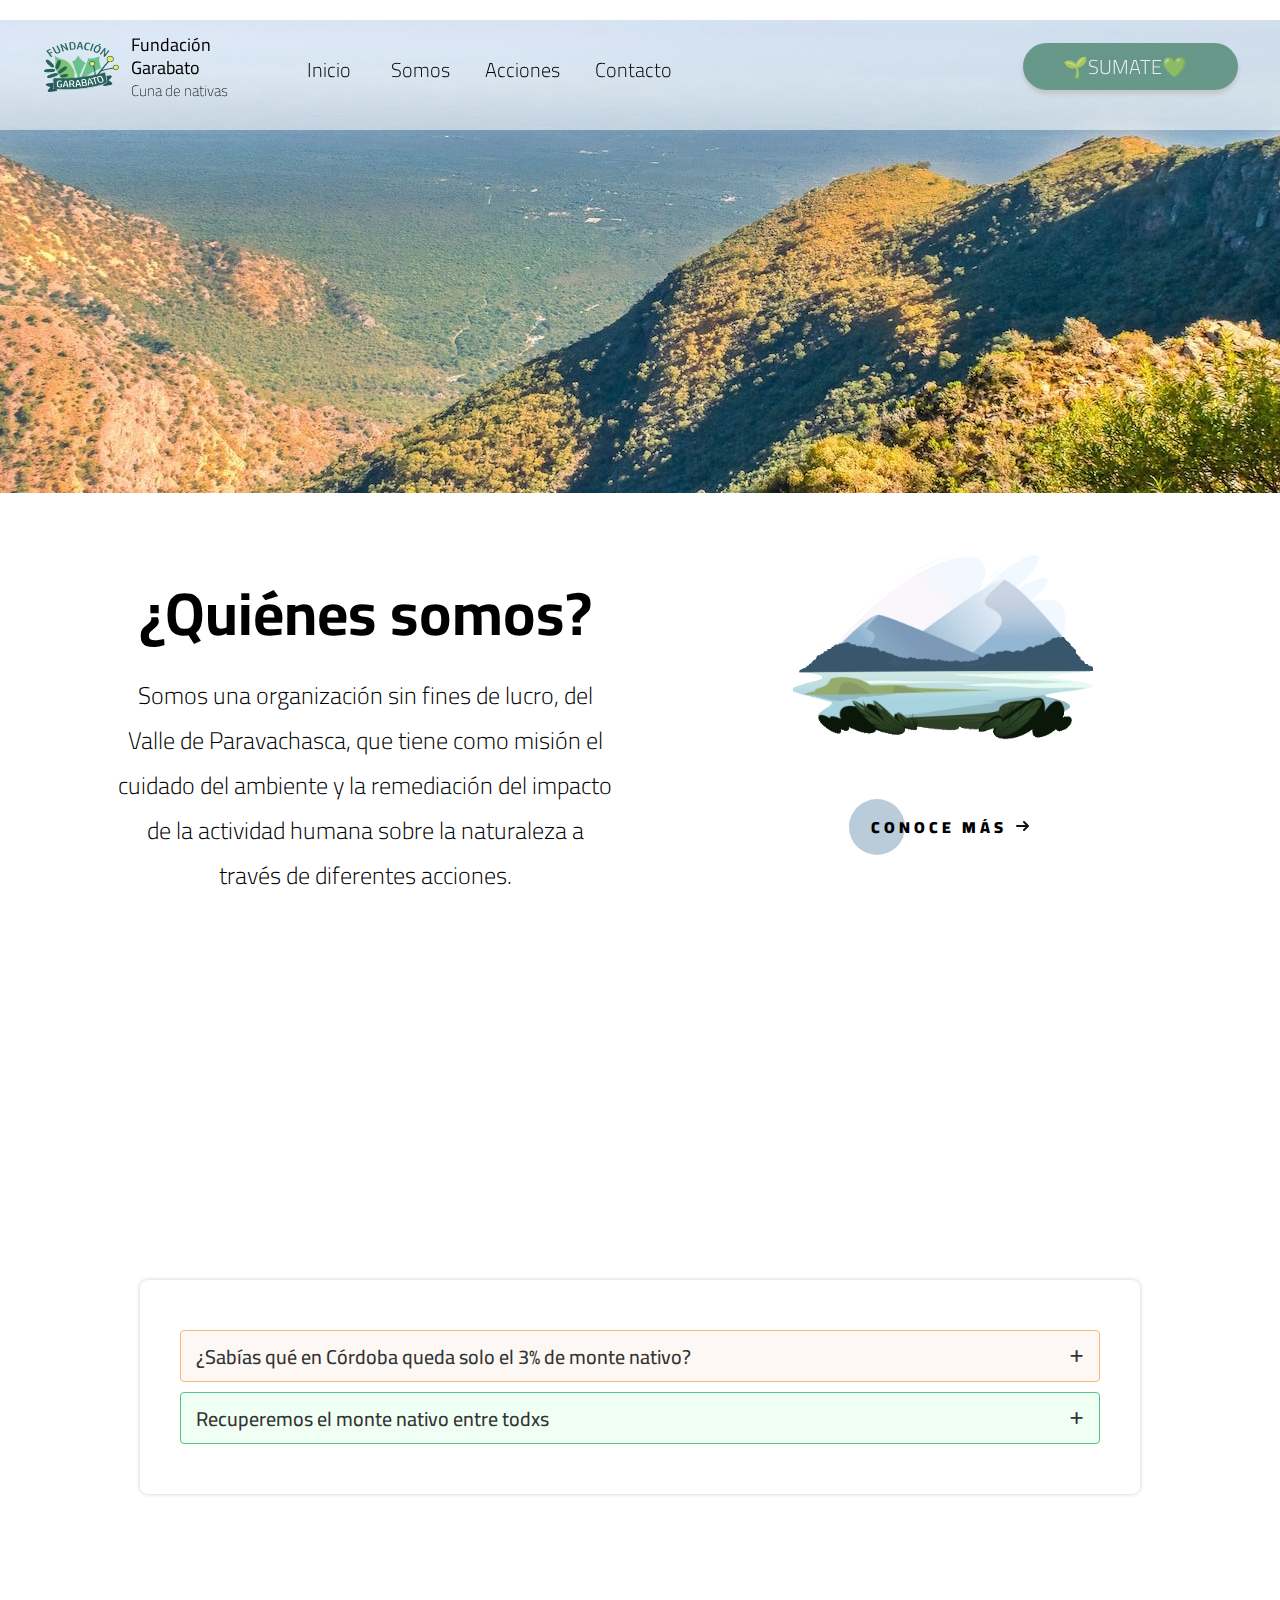
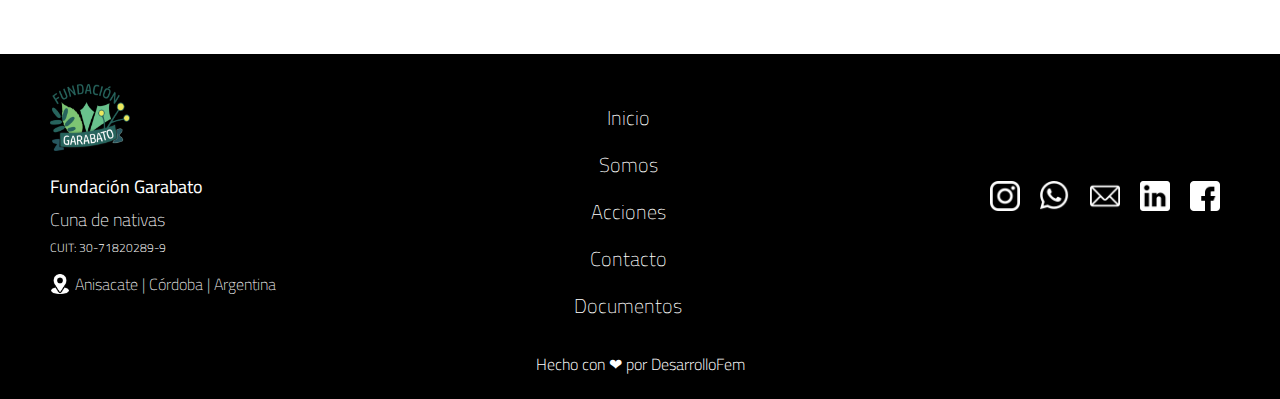
<file: index.html>
<!DOCTYPE html>
<html lang="es">

<head>
    <meta charset="UTF-8">
    <meta name="viewport" content="width=device-width, initial-scale=1.0">
    <title>FUNDACION GARABATO</title>
    <link rel="stylesheet" href="css/style.css">
    <link rel="shortcut icon" href="logos/logo fundacion Garabato1.0.0.png">
    <link rel="stylesheet" href="https://cdnjs.cloudflare.com/ajax/libs/font-awesome/6.1.1/css/all.min.css">
</head>

<body>

    <!-- COMIENZO HEADER -->
    <header class="header">
        <div class="logo-y-empresa">
            <p class="fundacion-garabato">
                <span class="text-wrapper">Fundación Garabato <br /></span> <span class="span">Cuna de nativas</span>
            </p>
            <a href="index.html">
                <img class="el-planeta-tierra" src="logos/logo fundacion Garabato1.0.0.png" />
            </a>
        </div>
        <div>
            <button onclick="desplegarMenu()" id="b-menu" type="button"><img id="menu" src="imgs/menu-b.png"
                    alt="menu"></button>
        </div>
        </div>
        <nav>

            <nav class="nav-cosas" id="nav-cosas">

                <a href="index.html" class="text-wrapper-2">Inicio</a>
                <a href="somos.html" class="text-wrapper-3">Somos</a>
                <a href="acciones.html" class="text-wrapper-4">Acciones</a>
                <a href="contacto.html" class="text-wrapper-5">Contacto</a>

            </nav>
            <div class="container">
                <a href="sumate.html" class="overlap-group">🌱SUMATE💚</a>

            </div>
        </nav>


    </header>


    <!-- FIN HEADER -->

    <seccion class="fondo"></seccion>

    <!-- INICIO QUIENES SOMOS -->

    <section class="quienes-somos">

        <h2 class="titulo">¿Quiénes somos?</h2>
        <p class="text-quienes-somos">
            Somos una organización sin fines de lucro, del Valle de Paravachasca, que tiene como misión el cuidado del
            ambiente y la remediación del impacto de la actividad humana sobre la naturaleza a través de diferentes
            acciones.
        </p>

        <div class="seccion">
            <img class="image-quienes-somos" src="imgs/vivid-mountain-lake.gif" alt="">

            <a href="somos.html" class="cta">
                <span>Conoce más</span>
                <svg width="13px" height="10px" viewBox="0 0 13 10">
                    <path d="M1,5 L11,5"></path>
                    <polyline points="8 1 12 5 8 9"></polyline>
                </svg>
            </a>
        </div>


    </section>

    <!-- FIN QUIENES SOMOS -->

    <!-- INICIO ACORDEON -->
    <section id="info-monte-nativo">

        <div class="accordion">

            <div class="accordion-content">

                <header>
                    <span class="title">¿Sabías qué en Córdoba queda solo el 3% de monte nativo?</span>
                    <i class="fa-solid fa-plus"></i>
                </header>

                <p class="description">
                    Estudios hechos en el año 2017 indican que solo queda un 3% de bosques nativos en Córdoba,
                    Argentina. El bosque nativo se ve sometido a desmonte por el crecimiento del negocio agrícola y por
                    el desarrollo de emprendimientos inmobiliarios, principalmente.
                    <br>
                    Esta realidad ha traído aparejadas recurrentes crisis hídricas, desaparición de hábitats de
                    especies, episodios continuos de contaminación de suelo y agua producida por los agroquímicos y
                    el extractivismo minero.
                    <br>
                    De esta forma se está poniendo en grave riesgo tanto las cuencas hídricas y el derecho
                    inalienableal agua como las economías regionales que conviven en armonía con el monte nativo.
                    Como respuesta a esta crisis han emergido organizaciones de base, asambleas ciudadanas y
                    movimientos sociales que han construido espacios de participación ciudadana propositiva y activa que
                    aportande manera voluntaria a la conservación de las áreas protegidas.
                    <br>
                    <br>

                    Fuente: <a target="_blank"
                        href="https://ri.conicet.gov.ar/handle/11336/64888">https://ri.conicet.gov.ar/handle/11336/64888</a>
                </p>


            </div>
            <div class="accordion-content">

                <header>
                    <span class="title">Recuperemos el monte nativo entre todxs </span>
                    <i class="fa-solid fa-plus"></i>
                </header>

                <p class="description">

                    Reforestar el valle de Paravachasca es una propuesta de restauración ambiental para reducir y
                    mitigar los daños producidos en nuestro valle, con el objetivo de recuperar parte de la diversidad
                    de nuestra región, tanto en la flora como en la fauna.
                    <br>
                    Con esta acción se pueden restablecer algunos de los imprescindibles servicios ecosistémicos que
                    brinda la flora nativa: proteger las reservas de agua dulce, regenerar y sostener suelos, proteger a
                    la fauna silvestre, regular el clima y la contaminación, entre otros.
                    <br>
                    Podés participar de la recuperación del biocorredor de Paravachasca, a través de diferentes
                    acciones.
                    <br>

                    <a href="sumate.html" class="boton-sumate">SUMATE</a>
                    <br>
                </p>

            </div>
        </div>
    </section>

    <!-- COMIENZO FOOTER -->

    <footer>

        <div class="contenedor-footer">

            <div class="logo-y-empresa-footer">

                <a href="index.html">
                    <img class="logo-garabato-footer" src="logos/logo fundacion Garabato1.0.0.png" />
                </a>
                <p class="titulo-fundacion-garabato-footer ">
                    <span class="text-wrapper-footer">Fundación Garabato <br /></span> <span class="span">Cuna de
                        nativas</span>
                </p>

                <span style="color: white; font-size: 12px;"> CUIT: 30-71820289-9 </span>

                <span class="ubicacion-footer">

                    <a href="https://bit.ly/Garabatosedenueva" target="_blank">

                        <img src="logos/ubicacion.png" alt="ubicacion">
                        Anisacate | Córdoba | Argentina

                    </a>

                </span>
            </div>



            <div class="enlaces-footer">

                <a href="index.html">Inicio</a>
                <a href="somos.html">Somos</a>
                <a href="acciones.html">Acciones</a>
                <a href="contacto.html">Contacto</a>
                <a href="documentos.html">Documentos</a>

            </div>

            <div id="contacto">


                <a href="https://www.instagram.com/garabatocunadenativas/" target="_blank">
                    <img class="instagram" src="logos/instagram.png" alt="instagram">
                </a>

                <a href="https://wa.me/5493547573233" target="_blank">
                    <img class="whatsapp" src="logos/whatsapp.png" alt="whatsapp">
                </a>

                <a href="mailto:garabatocunadenativas@gmail.com" target="_blank">
                    <img class="email" src="logos/correo-electronico.png" alt="email">
                </a>

                <a href="https://www.linkedin.com/company/fundaci%C3%B3ngarabato/" target="_blank">
                    <img class="linkedin" src="logos/linkedin.png" alt="linkedin">
                </a>

                <a href="https://www.facebook.com/garabatocunadenativas?locale=es_LA" target="_blank">
                    <img class="facebook" src="logos/facebook.png" alt="facebook">
                </a>

            </div>

        </div>

        <a id="hecho_con_amor" href="team_desarrolladoras.html" target="_blank">
            Hecho con ❤ por DesarrolloFem
        </a>

    </footer>

    <!-- FIN FOOTER -->

    <script src="js/script.js"></script>
    <script src="js/acordeon.js"></script>
    <script src="js/hamburger.js"></script>
</body>

</html>
</file>
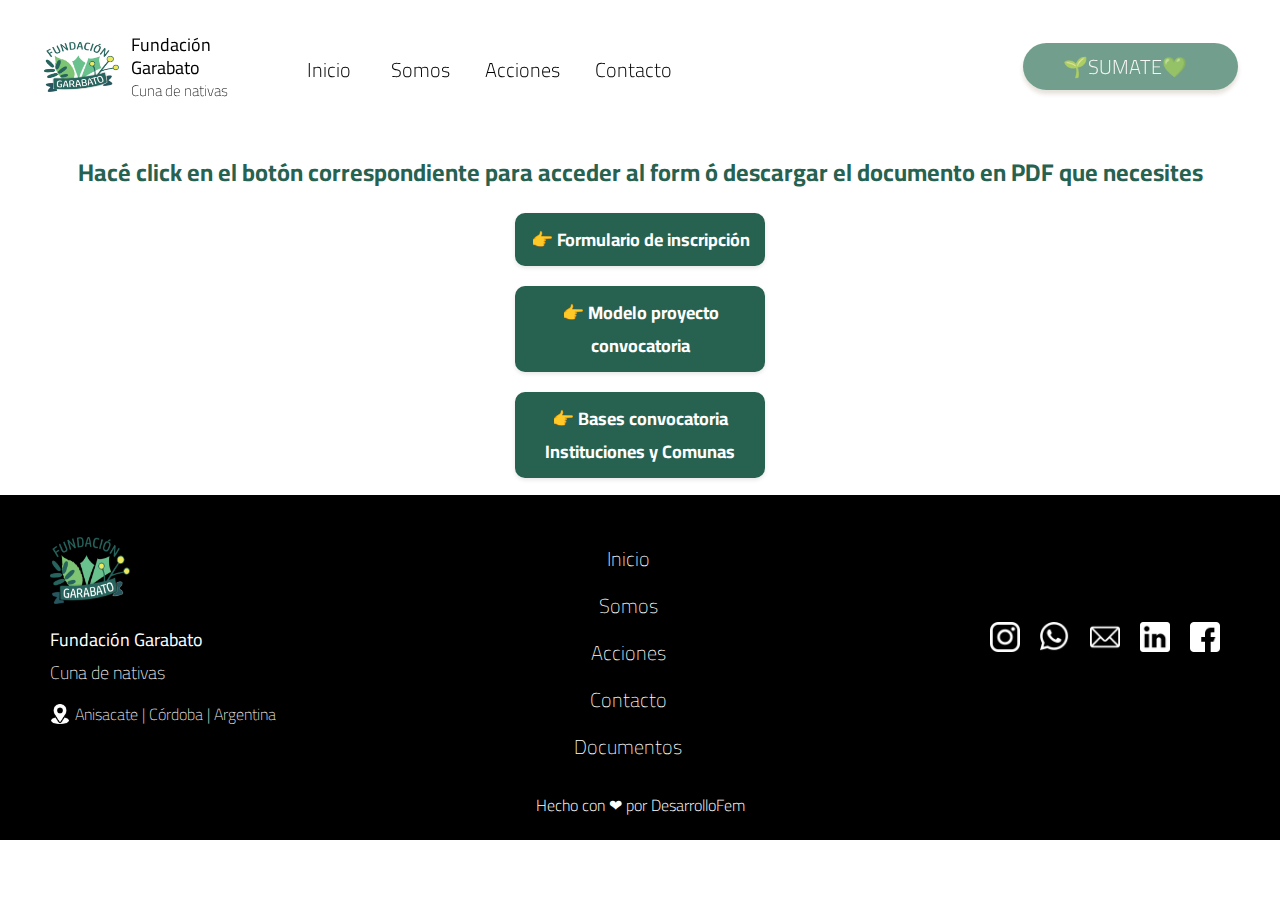
<file: documentos.html>
<!DOCTYPE html>
<html lang="es">

<head>
    <meta charset="UTF-8">
    <meta name="viewport" content="width=device-width, initial-scale=1.0">
    <title>Doná el monto que desees</title>
    <link rel="stylesheet" href="css/style.css">
    <link rel="shortcut icon" href="logos/logo fundacion Garabato1.0.0.png">
    <link rel="stylesheet" href="https://cdnjs.cloudflare.com/ajax/libs/font-awesome/6.1.1/css/all.min.css">
</head>

<body>

    <!-- COMIENZO HEADER -->
    <header class="header">
        <div class="logo-y-empresa">
            <p class="fundacion-garabato">
                <span class="text-wrapper">Fundación Garabato <br /></span> <span class="span">Cuna de nativas</span>
            </p>
            <a href="index.html">
                <img class="el-planeta-tierra" src="logos/logo fundacion Garabato1.0.0.png" />
            </a>
        </div>
        <div>
            <button onclick="desplegarMenu()" id="b-menu" type="button"><img id="menu" src="imgs/menu-b.png"
                    alt="menu"></button>
        </div>
        </div>
        <nav>

            <nav class="nav-cosas" id="nav-cosas">

                <a href="index.html" class="text-wrapper-2">Inicio</a>
                <a href="somos.html" class="text-wrapper-3">Somos</a>
                <a href="acciones.html" class="text-wrapper-4">Acciones</a>
                <a href="contacto.html" class="text-wrapper-5">Contacto</a>

            </nav>
            <div class="container">
                <a href="sumate.html" class="overlap-group">🌱SUMATE💚</a>

            </div>
        </nav>


    </header>


    <!-- FIN HEADER -->

    <!-- SECCION DESCARGABLES -->

    <span id="titulo-descargable">Hacé click en el botón correspondiente para acceder al form ó descargar el documento en PDF que necesites
    </span>

    <section  class="seccion-titulo-descargables">

        
        
        <ul>
            <li>
                <a href="https://forms.gle/f36djNkEFXDTHgke9" target="_blank">
                    👉 Formulario de inscripción
                </a>
            </li>
            <li>
                <a href="descargables/modelo proyecto Convocatoria Garabato.pdf" target="_blank"
                    download="modelo proyecto Convocatoria Garabato.pdf">
                    👉 Modelo proyecto convocatoria
                </a>
            </li>
            <li>
                <a href="descargables/bases Convocatoria Reforestando con Garabato - primavera 2024.pdf" target="_blank">
                    👉 Bases convocatoria Instituciones y Comunas
                </a>
            </li>
        </ul>



    </section>


    <!-- FIN SECCION DESCARGABLES -->

    <!-- COMIENZO FOOTER -->

    <footer>

        <div class="contenedor-footer">

            <div class="logo-y-empresa-footer">

                <a href="index.html">
                    <img class="logo-garabato-footer" src="logos/logo fundacion Garabato1.0.0.png" />
                </a>
                <p class="titulo-fundacion-garabato-footer ">
                    <span class="text-wrapper-footer">Fundación Garabato <br /></span> <span class="span">Cuna de
                        nativas</span>
                </p>

                <span class="ubicacion-footer">

                    <a href="https://bit.ly/Garabatosedenueva" target="_blank">

                        <img src="logos/ubicacion.png" alt="ubicacion">
                        Anisacate | Córdoba | Argentina

                    </a>

                </span>

            </div>


            <div class="enlaces-footer">

                <a href="index.html">Inicio</a>
                <a href="somos.html">Somos</a>
                <a href="acciones.html">Acciones</a>
                <a href="contacto.html">Contacto</a>
                <a href="documentos.html">Documentos</a>

            </div>

            <div id="contacto">


                <a href="https://www.instagram.com/garabatocunadenativas/" target="_blank">
                    <img class="instagram" src="logos/instagram.png" alt="instagram">
                </a>

                <a href="https://wa.me/5493547573233" target="_blank">
                    <img class="whatsapp" src="logos/whatsapp.png" alt="whatsapp">
                </a>

                <a href="mailto:garabatocunadenativas@gmail.com" target="_blank">
                    <img class="email" src="logos/correo-electronico.png" alt="email">
                </a>

                <a href="https://www.linkedin.com/company/fundaci%C3%B3ngarabato/" target="_blank">
                    <img class="linkedin" src="logos/linkedin.png" alt="linkedin">
                </a>

                <a href="https://www.facebook.com/garabatocunadenativas?locale=es_LA" target="_blank">
                    <img class="facebook" src="logos/facebook.png" alt="facebook">
                </a>

            </div>

        </div>

        <a id="hecho_con_amor" href="team_desarrolladoras.html" target="_blank">
            Hecho con ❤ por DesarrolloFem
        </a>

    </footer>

    <!-- FIN FOOTER -->
    <script src="js/script.js"></script>
    <script src="js/donar_otro_monto.js"></script>
    <script src="js/hamburger.js"></script>
</body>

</html>
</file>
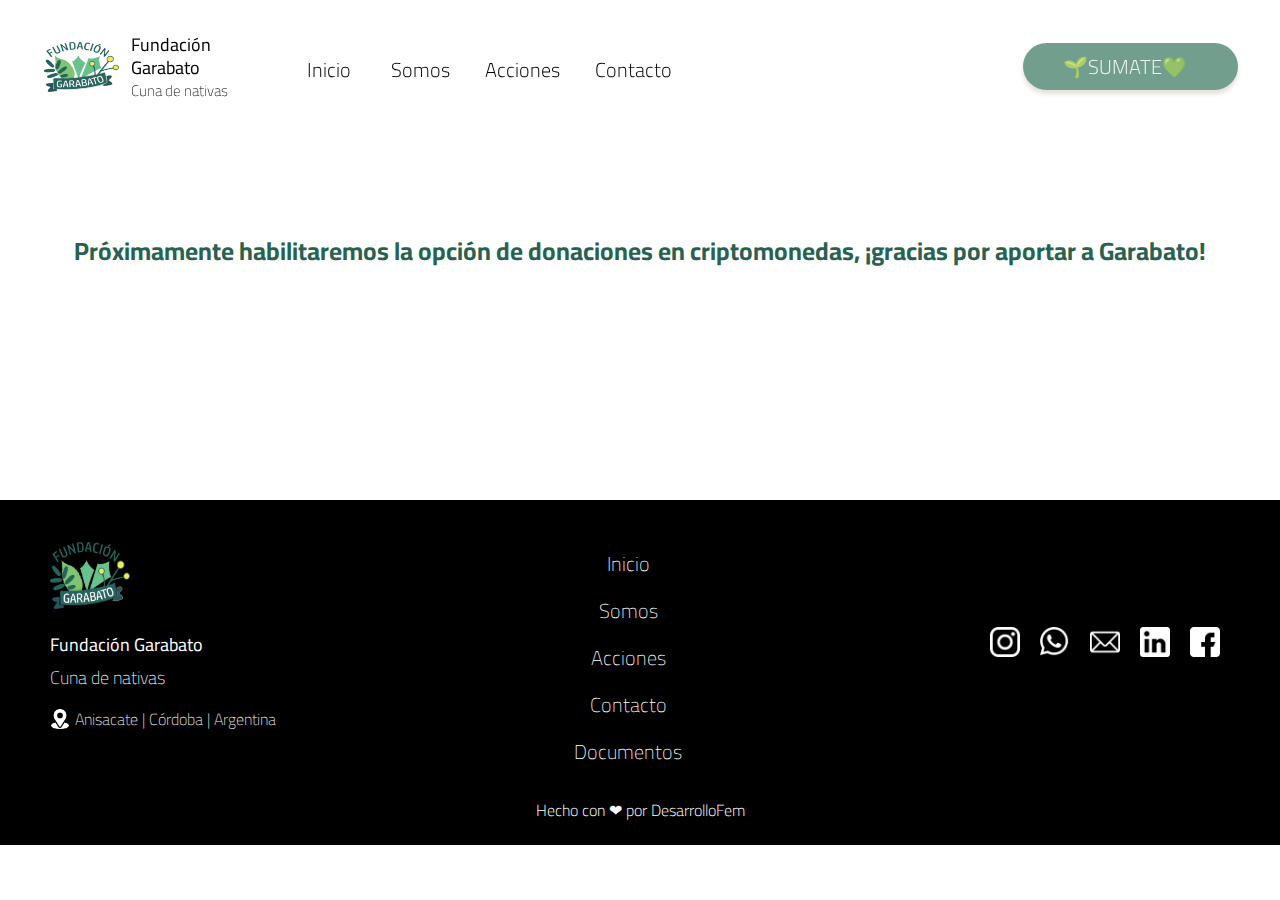
<file: donar_en_cripto.html>
<!DOCTYPE html>
<html lang="es">

<head>
    <meta charset="UTF-8">
    <meta name="viewport" content="width=device-width, initial-scale=1.0">
    <title>Doná el monto que desees</title>
    <link rel="stylesheet" href="css/style.css">
    <link rel="shortcut icon" href="logos/logo fundacion Garabato1.0.0.png">
    <link rel="stylesheet" href="https://cdnjs.cloudflare.com/ajax/libs/font-awesome/6.1.1/css/all.min.css">
</head>

<body>

    <!-- COMIENZO HEADER -->
    <header class="header">
        <div class="logo-y-empresa">
            <p class="fundacion-garabato">
                <span class="text-wrapper">Fundación Garabato <br /></span> <span class="span">Cuna de nativas</span>
            </p>
            <a href="index.html">
                <img class="el-planeta-tierra" src="logos/logo fundacion Garabato1.0.0.png" />
            </a>
        </div>
        <div>
            <button onclick="desplegarMenu()" id="b-menu" type="button"><img id="menu" src="imgs/menu-b.png"
                    alt="menu"></button>
        </div>
        </div>
        <nav>

            <nav class="nav-cosas" id="nav-cosas">

                <a href="index.html" class="text-wrapper-2">Inicio</a>
                <a href="somos.html" class="text-wrapper-3">Somos</a>
                <a href="acciones.html" class="text-wrapper-4">Acciones</a>
                <a href="contacto.html" class="text-wrapper-5">Contacto</a>

            </nav>
            <div class="container">
                <a href="sumate.html" class="overlap-group">🌱SUMATE💚</a>

            </div>
        </nav>


    </header>


    <!-- FIN HEADER -->

    <!-- SECCION SUMATE -->


    <p id="aviso-pagina-cripto">
        Próximamente habilitaremos la opción de donaciones en criptomonedas, ¡gracias por aportar a
        Garabato!
    </p>



    <!-- FIN SECCION SUMATE -->

    <!-- COMIENZO FOOTER -->

    <footer>

        <div class="contenedor-footer">

            <div class="logo-y-empresa-footer">

                <a href="index.html">
                    <img class="logo-garabato-footer" src="logos/logo fundacion Garabato1.0.0.png" />
                </a>
                <p class="titulo-fundacion-garabato-footer ">
                    <span class="text-wrapper-footer">Fundación Garabato <br /></span> <span class="span">Cuna de
                        nativas</span>
                </p>

                <span class="ubicacion-footer">

                    <a href="https://bit.ly/Garabatosedenueva" target="_blank">

                        <img src="logos/ubicacion.png" alt="ubicacion">
                        Anisacate | Córdoba | Argentina

                    </a>

                </span>

            </div>


            <div class="enlaces-footer">

                <a href="index.html">Inicio</a>
                <a href="somos.html">Somos</a>
                <a href="acciones.html">Acciones</a>
                <a href="contacto.html">Contacto</a>
                <a href="documentos.html">Documentos</a>

            </div>

            <div id="contacto">


                <a href="https://www.instagram.com/garabatocunadenativas/" target="_blank">
                    <img class="instagram" src="logos/instagram.png" alt="instagram">
                </a>

                <a href="https://wa.me/5493547573233" target="_blank">
                    <img class="whatsapp" src="logos/whatsapp.png" alt="whatsapp">
                </a>

                <a href="mailto:garabatocunadenativas@gmail.com" target="_blank">
                    <img class="email" src="logos/correo-electronico.png" alt="email">
                </a>

                <a href="https://www.linkedin.com/company/fundaci%C3%B3ngarabato/" target="_blank">
                    <img class="linkedin" src="logos/linkedin.png" alt="linkedin">
                </a>

                <a href="https://www.facebook.com/garabatocunadenativas?locale=es_LA" target="_blank">
                    <img class="facebook" src="logos/facebook.png" alt="facebook">
                </a>

            </div>

        </div>

        <a id="hecho_con_amor" href="team_desarrolladoras.html" target="_blank">
            Hecho con ❤ por DesarrolloFem
        </a>

    </footer>

    <!-- FIN FOOTER -->
    <script src="js/script.js"></script>
    <script src="js/donar_otro_monto.js"></script>
    <script src="js/hamburger.js"></script>
</body>

</html>
</file>
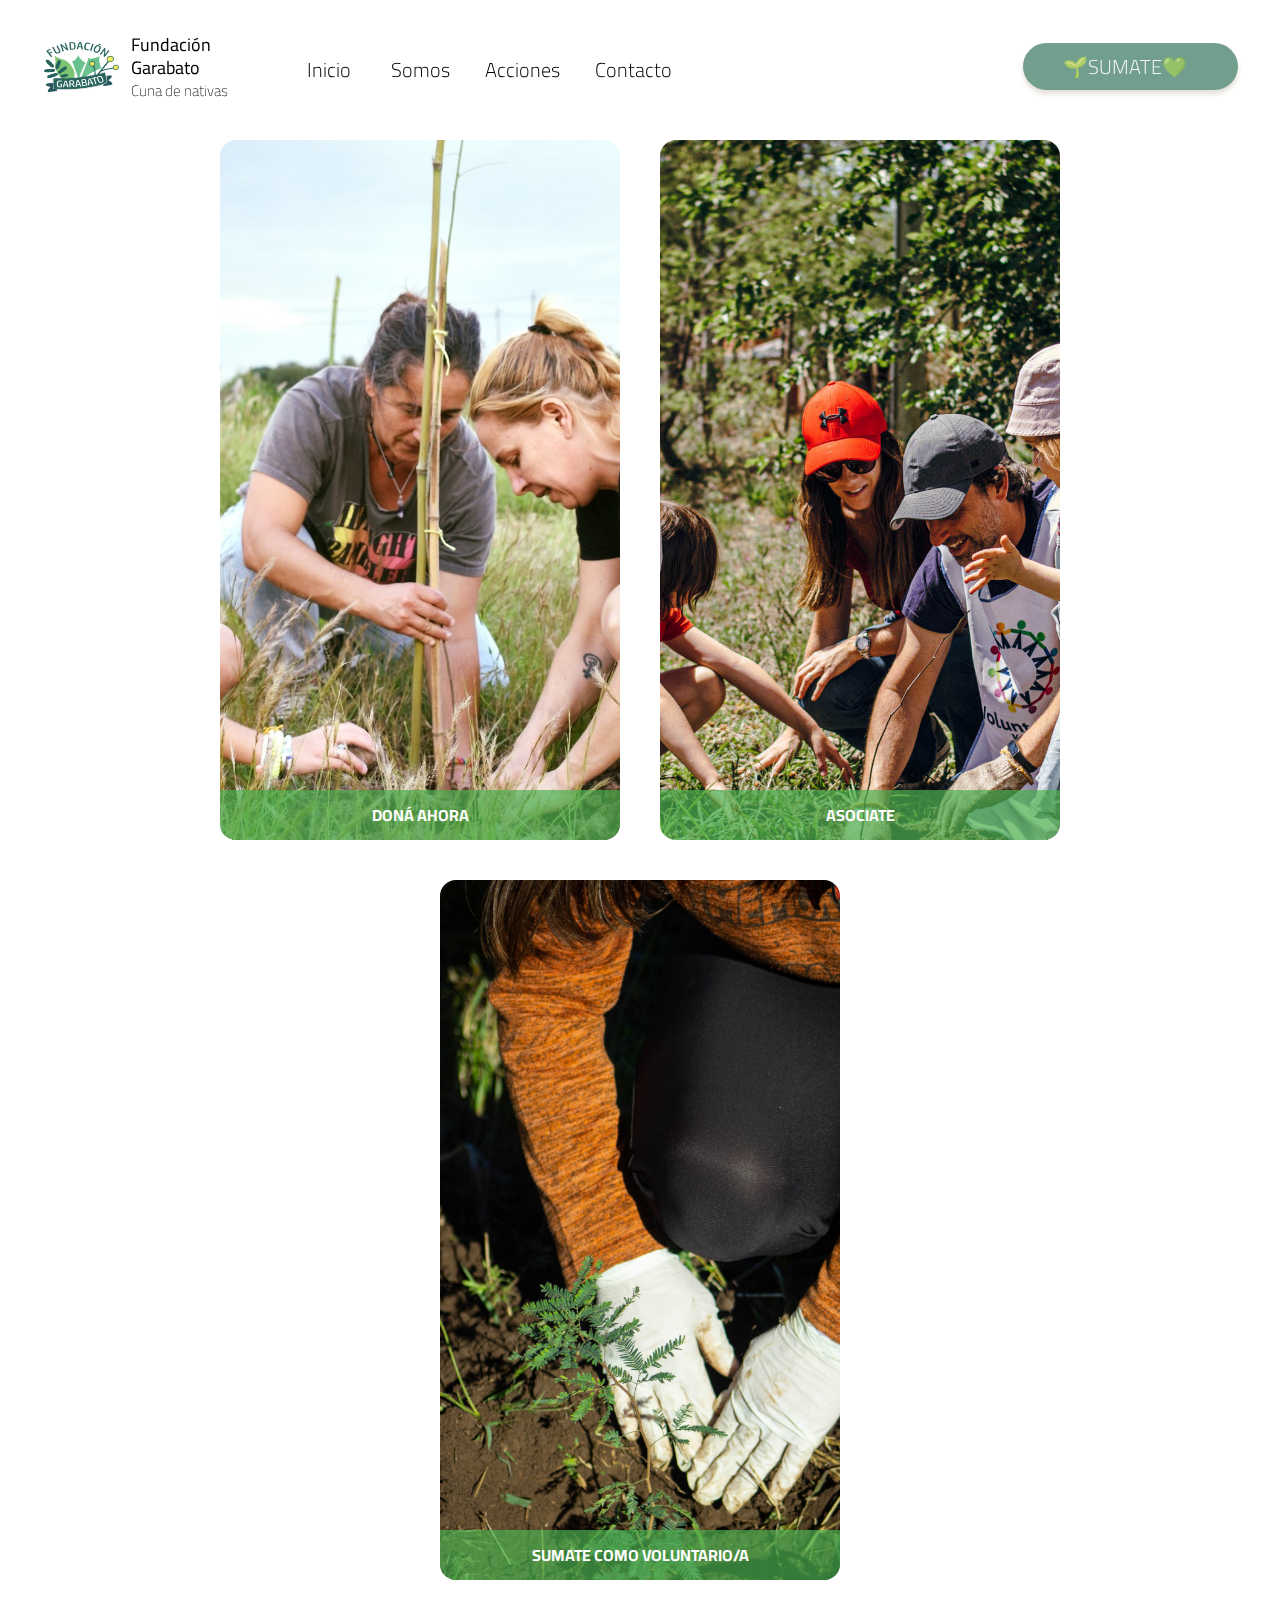
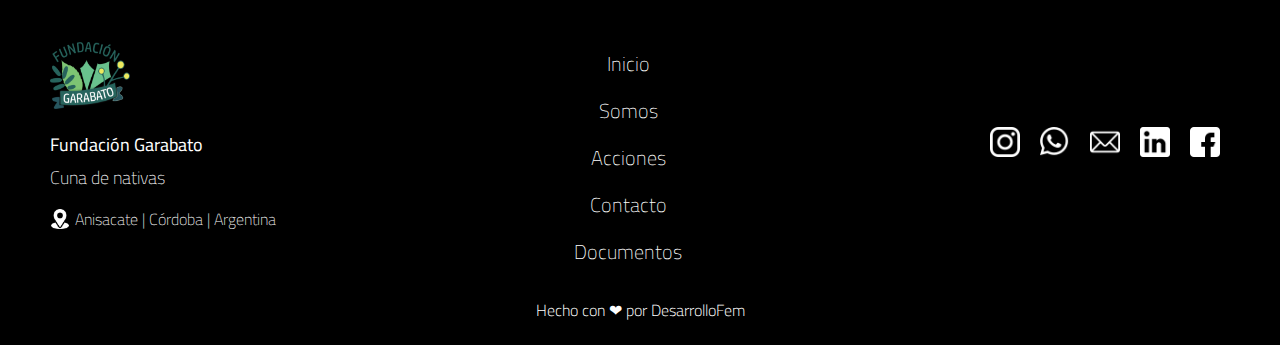
<file: sumate.html>
<!DOCTYPE html>
<html lang="es">

<head>
    <meta charset="UTF-8">
    <meta name="viewport" content="width=device-width, initial-scale=1.0">
    <title>Sumate</title>
    <link rel="stylesheet" href="css/style.css">
    <link rel="shortcut icon" href="logos/logo fundacion Garabato1.0.0.png">
</head>

<body>

    <!-- COMIENZO HEADER -->

    <header class="header">
        <div class="logo-y-empresa">
            <p class="fundacion-garabato">
                <span class="text-wrapper">Fundación Garabato <br /></span> <span class="span">Cuna de nativas</span>
            </p>
            <a href="index.html">
                <img class="el-planeta-tierra" src="logos/logo fundacion Garabato1.0.0.png" />
            </a>
        </div>
        <div>
            <button onclick="desplegarMenu()" id="b-menu" type="button"><img id="menu" src="imgs/menu-b.png"
                    alt="menu"></button>
        </div>
        </div>
        <nav>

            <nav class="nav-cosas" id="nav-cosas">

                <a href="index.html" class="text-wrapper-2">Inicio</a>
                <a href="somos.html" class="text-wrapper-3">Somos</a>
                <a href="acciones.html" class="text-wrapper-4">Acciones</a>
                <a href="contacto.html" class="text-wrapper-5">Contacto</a>

            </nav>
            <div class="container">
                <a href="sumate.html" class="overlap-group">🌱SUMATE💚</a>

            </div>
        </nav>

    </header>


    <!-- FIN HEADER -->

    <!-- SECCION SUMATE -->

    <section id="seccion-sumate">

        <!-- CARD DONÁ AHORA -->

        <div>

            <div class="card-seccion-sumate" id="card1">

                <img src="imgs/sumate1.jpg" alt="imagen card 1">

                <div class="overlay">

                    <h1
                        style="color: #f3efef; font-size: 24px; margin-bottom: 20px; text-transform: uppercase; animation: bounce 1s infinite;">
                        ¡Doná ahora!
                    </h1>

                    <p style="font-weight: bold; color: #276150; padding: 20px; margin: 0;">
                        Los árboles donados son plantados en espacios públicos del Valle de Paravachasca en jornadas de
                        forestación que son difundidas a través de nuestras redes sociales.
                    </p>

                    <div>

                        <p
                            style="font-weight: bold; color: #083f18; text-transform: uppercase; letter-spacing: 0 px; font-size: 14px;">
                            DONÁ 1 ÁRBOL $3000

                            <span>

                                <a href="https://fundaciongarabato.mipago.coop/home/2" target="_blank">
                                    <img src="logos/credicoop (1).png" alt="credicoop"
                                        class="span-mercadopago-credicoop">
                                </a>

                                <a href="https://www.paypal.com/ncp/payment/RZ3KJ2WQLCRPY" target="_blank"></a>
                                    <img src="logos/paypal-logo (1).png" alt="paypal"
                                        class="span-mercadopago-credicoop">
                                </a>

                            </span>

                        </p>

                        <p
                            style="font-weight: bold; color: #083f18; text-transform: uppercase; letter-spacing: 0 px; font-size: 14px;">
                            DONÁ 5 ÁRBOLES $12500

                            <span>

                                <a href="https://fundaciongarabato.mipago.coop/home/2" target="_blank">
                                    <img src="logos/credicoop (1).png" alt="credicoop"
                                        class="span-mercadopago-credicoop">
                                </a>

                                <a href="https://www.paypal.com/ncp/payment/RZ3KJ2WQLCRPY" target="_blank"></a>
                                    <img src="logos/paypal-logo (1).png" alt="paypal"
                                        class="span-mercadopago-credicoop">
                                </a>

                            </span>
                        </p>

                        <p
                            style="font-weight: bold; color: #083f18; text-transform: uppercase; letter-spacing: 0 px; font-size: 14px;">
                            DONÁ UN MONTECITO (15 ÁRBOLES) $35000

                            <span>

                                <a href="https://fundaciongarabato.mipago.coop/home/2" target="_blank">
                                    <img src="logos/credicoop (1).png" alt="credicoop"
                                        class="span-mercadopago-credicoop">
                                </a>

                                <a href="https://www.paypal.com/ncp/payment/RZ3KJ2WQLCRPY" target="_blank"></a>
                                    <img src="logos/paypal-logo (1).png" alt="paypal"
                                        class="span-mercadopago-credicoop">
                                </a>

                            </span>

                        </p>

                        <p id="info-formas-de-pago">

                            DONÁ POR MEDIO DE TRANSFERENCIA: <br> ALIAS: FUNDACION.GARABATO<br> CBU:
                            1910508255050800259900

                        </p>

                        <p>
                            <a href="donar_otro_monto.html" target="_blank"
                                style="font-weight: bold; color: #083f18; text-transform: uppercase; letter-spacing: 0 px; font-size: 14px;">
                                DONÁ OTRO MONTO
                            </a>
                        </p>

                        <p>
                            <a href="donar_en_cripto.html" target="_blank"
                                style="font-weight: bold; color: #083f18; text-transform: uppercase; letter-spacing: 0 px; font-size: 14px;">
                                DONÁ EN CRIPTOMONEDAS
                            </a>
                        </p>

                    </div>


                </div>

                <!-- Pie de página -->

                <div class="pie-de-pagina">
                    <p
                        style="font-weight: bold; color: #fff; text-transform: uppercase; letter-spacing: 2 px; padding: 10px;">
                        DONÁ AHORA</p>
                </div>

            </div>

        </div>




        <!-- CARD ASOCIATE -->

        <div>

            <div class="card-seccion-sumate" id="card2">

                <img src="imgs/sumate2.jpg" alt="imagen card 2">

                <div class="overlay">

                    <h1
                        style="color: #f3efef; font-size: 24px; margin-bottom: 20px; text-transform: uppercase; animation: bounce 1s infinite;">
                        Asociate
                    </h1>

                    <p style="font-weight: bold; color: #276150; padding: 20px; margin: 0; ">
                        Asociándote realizas un aporte mensual que nos permite sostener las acciones de remediación
                        del
                        monte nativo.
                    </p>

                    <div>

                        <p
                            style="font-weight: bold; color: #083f18; text-transform: uppercase; letter-spacing: 0 px; font-size: 14px;">
                            Socio Piquillín $1500

                            <span>

                                <a href="https://fundaciongarabato.mipago.coop/companies/2/request-recurring-payment"
                                    target="_blank">
                                    <img src="logos/credicoop (1).png" alt="credicoop"
                                        class="span-mercadopago-credicoop">
                                </a>

                            </span>

                        </p>

                        <p
                            style="font-weight: bold; color: #083f18;  text-transform: uppercase; letter-spacing: 0 px; font-size: 14px;">
                            Socio Tumiñico $3000

                            <span>

                                <a href="https://fundaciongarabato.mipago.coop/companies/2/request-recurring-payment"
                                    target="_blank">
                                    <img src="logos/credicoop (1).png" alt="credicoop"
                                        class="span-mercadopago-credicoop">
                                </a>

                            </span>

                        </p>

                        <p
                            style="font-weight: bold; color: #083f18;  text-transform: uppercase; letter-spacing: 0 px; font-size: 14px;">
                            Socio Espinillo $5000

                            <span>

                                <a href="https://fundaciongarabato.mipago.coop/companies/2/request-recurring-payment"
                                    target="_blank">
                                    <img src="logos/credicoop (1).png" alt="credicoop"
                                        class="span-mercadopago-credicoop">
                                </a>

                            </span>

                        </p>

                        <p
                            style="font-weight: bold; color: #083f18;  text-transform: uppercase; letter-spacing: 0 px; font-size: 14px;">
                            Socio Algarrobo $10000

                            <span>

                                <a href="https://fundaciongarabato.mipago.coop/companies/2/request-recurring-payment"
                                    target="_blank">
                                    <img src="logos/credicoop (1).png" alt="credicoop"
                                        class="span-mercadopago-credicoop">
                                </a>

                            </span>
                        </p>

                        <p
                            style="font-weight: bold; color: #083f18; text-transform: uppercase; letter-spacing: 0 px; font-size: 14px;">
                            Socio Garabato $50000

                            <span>

                                <a href="https://fundaciongarabato.mipago.coop/companies/2/request-recurring-payment"
                                    target="_blank">
                                    <img src="logos/credicoop (1).png" alt="credicoop"
                                        class="span-mercadopago-credicoop">
                                </a>

                            </span>

                        </p>

                        <p style="font-size: 14px; color: black;">

                            Los montos de las donaciones se actualizarán cada cuatro meses de acuerdo al IPC
                            (índice de precios al consumidor).

                        </p>


                    </div>

                </div>

                <!-- Pie de página -->

                <div class="pie-de-pagina">

                    <p
                        style="font-weight: bold; color: #fff; text-transform: uppercase; letter-spacing: 2 px;  padding: 10px;">
                        ASOCIATE
                    </p>

                </div>

            </div>

        </div>

        <!-- CARD QUIERO SER VOLUNTARIO -->

        <div>

            <div class="card-seccion-sumate" id="card3">



                <img src="imgs/sumate3.jpg" alt="imagen card 3">

                <div class="overlay">

                    <h1
                        style="color: #f3efef; font-size: 24px; margin-bottom: 20px; text-transform: uppercase; animation: bounce 1s infinite;">
                        Sumate como voluntario/a
                    </h1>

                    <p style="font-weight: bold; color: #276150; padding: 20px; margin: 0;">
                        Podés sumarte realizando tareas de viverismo, participando en las jornadas de reforestación o,
                        si estás lejos, también podés colaborar con la difusión y la búsqueda de socios.
                    </p>
                    <a target="_blank" href="https://forms.gle/iUoCVnRkT5ErpKD68">
                        <div>

                            <p class="hover-p-tarjetas-sumate"
                                style="font-weight: bold; color: #083f18; text-transform: uppercase; letter-spacing: 0 px; font-size: 16px;">
                                ¡Hacé click acá para llenar el formulario y ser parte!
                            </p>

                        </div>
                    </a>
                </div>

                <!-- Pie de página -->

                <div class="pie-de-pagina">

                    <p
                        style="font-weight: bold; color: #fff; text-transform: uppercase; letter-spacing: 2 px; padding: 10px;">
                        SUMATE COMO VOLUNTARIO/A
                    </p>

                </div>



            </div>

        </div>

    </section>

    <!-- FIN SECCION SUMATE -->

    <!-- COMIENZO FOOTER -->

    <footer>

        <div class="contenedor-footer">

            <div class="logo-y-empresa-footer">
                <a href="index.html">
                    <img class="logo-garabato-footer" src="logos/logo fundacion Garabato1.0.0.png" />
                </a>
                <p class="titulo-fundacion-garabato-footer ">
                    <span class="text-wrapper-footer">Fundación Garabato <br /></span> <span class="span">Cuna de
                        nativas</span>
                </p>

                <span class="ubicacion-footer">

                    <a href="https://bit.ly/Garabatosedenueva" target="_blank">

                        <img src="logos/ubicacion.png" alt="ubicacion">
                        Anisacate | Córdoba | Argentina

                    </a>

                </span>

            </div>


            <div class="enlaces-footer">

                <a href="index.html">Inicio</a>
                <a href="somos.html">Somos</a>
                <a href="acciones.html">Acciones</a>
                <a href="contacto.html">Contacto</a>
                <a href="documentos.html">Documentos</a>

            </div>

            <div id="contacto">


                <a href="https://www.instagram.com/garabatocunadenativas/" target="_blank">
                    <img class="instagram" src="logos/instagram.png" alt="instagram">
                </a>

                <a href="https://wa.me/5493547573233" target="_blank">
                    <img class="whatsapp" src="logos/whatsapp.png" alt="whatsapp">
                </a>

                <a href="mailto:garabatocunadenativas@gmail.com" target="_blank">
                    <img class="email" src="logos/correo-electronico.png" alt="email">
                </a>

                <a href="https://www.linkedin.com/company/fundaci%C3%B3ngarabato/" target="_blank">
                    <img class="linkedin" src="logos/linkedin.png" alt="linkedin">
                </a>

                <a href="https://www.facebook.com/garabatocunadenativas?locale=es_LA" target="_blank">
                    <img class="facebook" src="logos/facebook.png" alt="facebook">
                </a>

            </div>

        </div>

        <a id="hecho_con_amor" href="team_desarrolladoras.html" target="_blank">
            Hecho con ❤ por DesarrolloFem
        </a>

    </footer>

    <!-- FIN FOOTER -->
    <script src="js/script.js"></script>
    <script src="js/hamburger.js"></script>
</body>

</html>
</file>
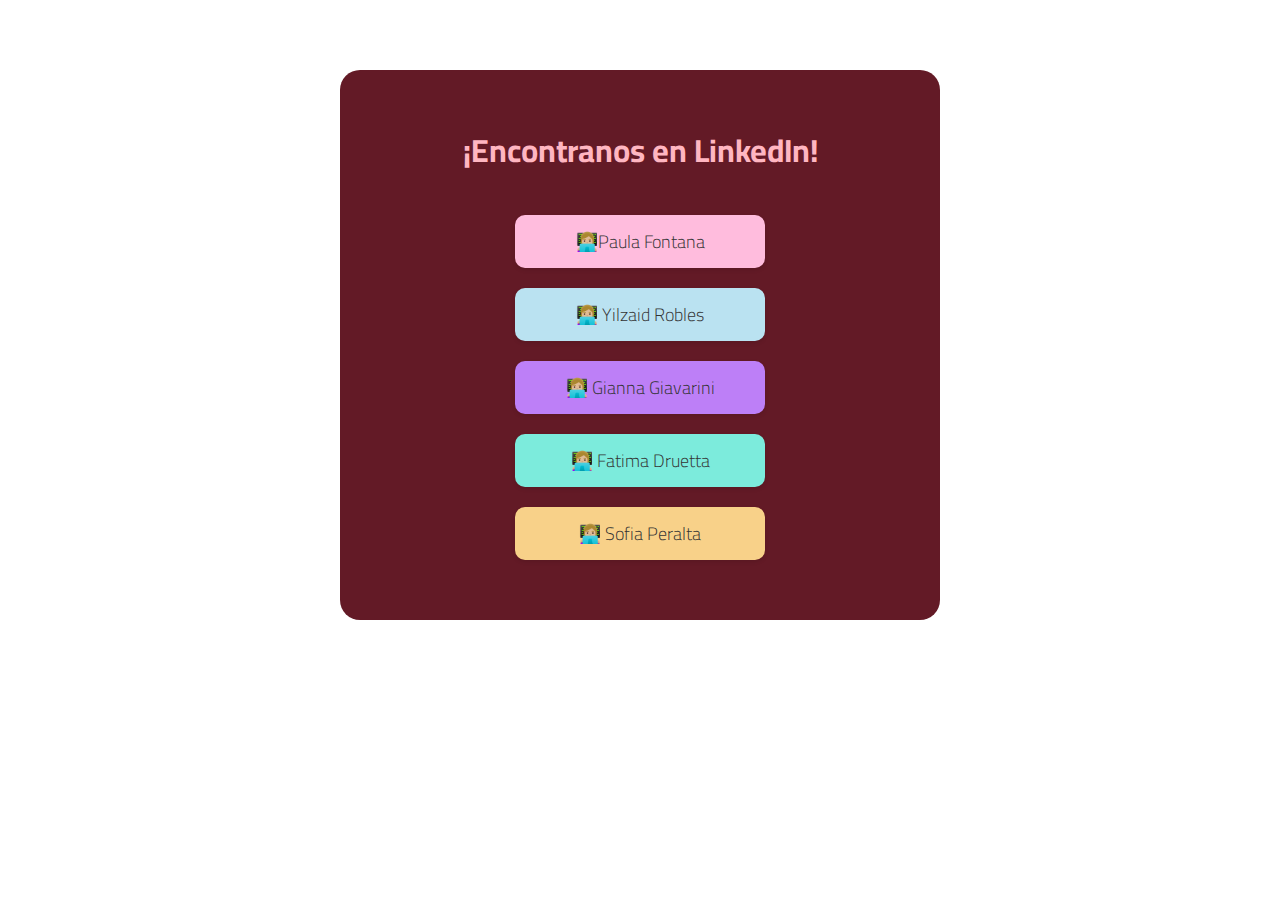
<file: team_desarrolladoras.html>
<!DOCTYPE html>
<html lang="es">

<head>
    <meta charset="UTF-8">
    <meta name="viewport" content="width=device-width, initial-scale=1.0">
    <title>Team Desarrolladoras Web</title>
    <link rel="stylesheet" type="text/css" href="css/style.css">
</head>

<body>
    <main class="main-team-desarrolladoras">
        <div class="contenedor-team">
            <h1 class="tituloteam">¡Encontranos en LinkedIn!</h1>

            <!-- Enlaces a perfiles de LinkedIn -->
            <ul>
                <ul>
                    <li><a href="https://www.linkedin.com/in/pauladuimovichfontana/" target="_blank">👩🏼‍💻Paula
                            Fontana </a></li>
                    <li><a href="https://www.linkedin.com/in/yilzaidrobles/" target="_blank">👩🏼‍💻 Yilzaid Robles</a>
                    </li>
                    <li><a href="https://www.linkedin.com/in/giannagiavarini/" target="_blank">👩🏼‍💻 Gianna
                            Giavarini</a></li>
                    <li><a href="https://www.linkedin.com/in/fatima-druetta?trk=contact-info" target="_blank">👩🏼‍💻
                            Fatima Druetta</a></li>
                    <li><a href="https://www.linkedin.com/in/sofia-peralta-r/" target="_blank">👩🏼‍💻 Sofia Peralta
                        </a></li>
                </ul>

            </ul>
        </div>
    </main>
</body>

</html>
</file>
<file: css/style.css>
/*
-------------------------
EN TODAS LAS PAGINAS
-------------------------
*/

@import url('https://fonts.googleapis.com/css2?family=Advent+Pro:wght@300;400;500&family=Raleway:wght@200;600&display=swap');
@import url('https://fonts.googleapis.com/css2?family=Cairo:wght@500&display=swap');
@import url('https://fonts.googleapis.com/css2?family=Oxygen&display=swap');

* {
  margin: 0px;
  padding: 0px;
  box-sizing: border-box;
}

html {
  scroll-behavior: smooth;
}

/* BODY */

body {
  color: rgb(48, 48, 48);
  font-family: 'Cairo', sans-serif;
  font-size: 16px;
  font-weight: 300;
  background: white;
}

a {
  text-decoration: none;
  cursor: pointer;
}

img[alt="Logo-Garabato"] {
  width: 80px;
  height: 80px;
}

/* HEADER */
.fondo {
  position: relative;
  width: 100%;
  height: 100vh;
  background-image: url(/imgs/fondo.jpg);
  background-repeat: no-repeat;
  block-size: cover;
  background-position: center center;
  background-size: center;
}

@media screen and (min-width: 768px) {
  .nav-cosas {
    display: inline;
  }


  .header {
    width: 100%;
    height: 130px;
    display: flex;
    justify-content: space-around;
    background-color: #ffffff8c;
    border: 1px solid;
    border-color: transparent;
    padding: 30px 20px;
    position: fixed;
    z-index: 10;
    transition: 0.7s;
  }

  .header .logo-y-empresa {
    width: 450px;
    height: 90px;
    top: 19px;
    overflow: hidden;
  }

  .header .line {
    position: absolute;
    width: 3px;
    height: 69px;
    top: 35px;
    left: 265px;
  }

  .text-wrapper-2,
  .text-wrapper-3,
  .text-wrapper-4,
  .text-wrapper-5 {
    position: absolute;
    top: 50px;
    font-size: 20px;
    letter-spacing: 0;
    line-height: normal;
    white-space: nowrap;
    color: #000;
    font-family: "Cairo", sans-serif;
  }

  .header .text-wrapper-2 {
    left: 306px;
  }

  .header .text-wrapper-3 {
    left: 390px;
  }

  .header .text-wrapper-4 {
    left: 484px;
  }

  .header .text-wrapper-5 {
    left: 594px;
  }

  .text-wrapper {
    font-family: "Cairo", Helvetica;
    font-weight: 400;
    color: #000000;
    font-size: 18px;
    letter-spacing: 0;
    line-height: 0.1;
  }

  .span {
    font-family: "Cairo";
    font-weight: 200;
  }

  nav a::after {
    content: "";
    position: absolute;
    background-color: #ff9738;
    height: 3px;
    width: 0;
    left: 0;
    bottom: -10px;
    transition: 0.3s;
  }

  nav a:hover {
    color: rgb(77, 77, 77);
  }

  nav a:hover::after {
    width: 100%;
  }


  .header .container .overlap-group {
    position: absolute;
    width: 215px;
    height: 47px;
    top: 42px;
    left: 80%;
    display: flex;
    padding: 5px 40px;
    background-color: #4E8771;
    color: whitesmoke;
    border-radius: 30px;
    box-shadow: 0px 4px 4px #7a624540;
    font-size: 20px;
    letter-spacing: 0;
    line-height: normal;
    -webkit-animation: pulse 1.9s infinite;
    opacity: 0.8;
  }

  .header .overlap-group:hover {
    background-color: rgb(253, 151, 34);
    color: #000;
    box-shadow: inset 0 0 20px rgba(248, 168, 77, 0.829), 0 0 20px rgba(207, 122, 43, 0.788);
    outline-offset: 80px;
    text-shadow: 1px 1px 6px #fcfcfcd5;
  }

  .header .text-wrapper-6 {
    position: absolute;
    width: 70px;
    top: 7px;
    left: 48px;
  }

  header.sticky {
    background-color: whitesmoke;
    border-bottom: 1px solid rgba(0, 0, 0, 0.199);
  }

}

.logo-y-empresa {
  position: absolute;
  left: 34px;
}


.fundacion-garabato {
  position: absolute;
  width: 150px;
  top: 15px;
  left: 96px;
  font-family: "Cairo", Helvetica;
  font-weight: 400;
  color: #000000;
  font-size: 15px;
  letter-spacing: 0;
  line-height: 1.5;
}

.el-planeta-tierra {
  position: absolute;
  width: 75px;
  height: 50px;
  top: 22px;
  left: 9px;
}


.pulse-button:hover {
  -webkit-animation: none;
}

@-webkit-keyframes pulse {
  0% {
    -moz-transform: scale(0.9);
    -ms-transform: scale(0.9);
    -webkit-transform: scale(0.9);
    transform: scale(0.9);
  }

  70% {
    -moz-transform: scale(1);
    -ms-transform: scale(1);
    -webkit-transform: scale(1);
    transform: scale(1);
    box-shadow: 0 0 0 50px rgba(90, 153, 212, 0);
  }

  100% {
    -moz-transform: scale(0.9);
    -ms-transform: scale(0.9);
    -webkit-transform: scale(0.9);
    transform: scale(0.9);
    box-shadow: 0 0 0 0 rgba(90, 153, 212, 0);
  }
}



main {
  width: 100%;
  margin: auto;
  min-height: auto;
  font-family: 'Cairo', sans-serif;

}


/* INDEX */

body {
  margin: 0;
  padding: 0;
  font-family: 'Cairo', Arial, Helvetica, sans-serif;
  display: flex;
  flex-direction: column;
  width: 100%;
  height: auto;

}

/* INDEX - quienes somos */

.quienes-somos {
  width: 100%;
  height: 430px;
  top: 493px;
  position: absolute;
  left: 0;
  background-color: #ffffff;
}

.quienes-somos .titulo {
  position: absolute;
  width: 500px;
  top: -180px;
  left: 9%;
  font-size: 60px;
  font-family: 'Cairo';
}

.text-quienes-somos {
  width: 500px;
  top: 180px;
  left: 9%;
  font-size: 24px;
  text-align: center;
  font-family: 'Cairo', sans-serif;
}


.text-quienes-somos,
.titulo {
  position: absolute;
  color: #000;
  letter-spacing: 0;
  line-height: normal;
}

.seccion {
  position: absolute;
  width: 350px;
  height: 350px;
  top: 36px;
  left: 60%;
}

.seccion .image-quienes-somos {
  position: absolute;
  width: 300px;
  height: 191px;
  top: 20px;
  left: 25px;
  object-fit: cover;
}

.cta {
  position: absolute;
  margin: auto;
  padding: 19px 22px;
  transition: all 0.2s ease;
  top: 270px;
  left: 23%;
  color: #000;
}

.cta:before {
  content: "";
  position: absolute;
  top: 0;
  left: 0;
  display: block;
  border-radius: 28px;
  background: #81a0bc8c;
  width: 56px;
  height: 56px;
  transition: all 0.3s ease;
}

.cta span {
  position: relative;
  font-size: 16px;
  line-height: 18px;
  font-weight: 900;
  letter-spacing: 0.25em;
  text-transform: uppercase;
  vertical-align: middle;
  top: -5px;
  top: -8px;
}

.cta svg {
  position: relative;
  top: -8px;
  margin-left: 10px;
  fill: none;
  stroke-linecap: round;
  stroke-linejoin: round;
  stroke: #111;
  stroke-width: 2;
  transform: translateX(-5px);
  transition: all 0.3s ease;
}

.cta:hover:before {
  width: 100%;
  background: #7ea5c7;
}

.cta:hover svg {
  transform: translateX(0);
}

.cta:active {
  transform: scale(0.96);
}

/* INDEX ACORDEON */

#info-monte-nativo {
  display: flex;
  justify-content: space-evenly;
  align-items: center;
  margin: 300px 0 80px 0;
}

.accordion {
  top: 10px;
  max-width: 1000px;
  width: 100%;
  background: #FFF;
  margin: 80px 15px;
  padding: 40px;
  border-radius: 8px;
  box-shadow: 0 0 4px rgba(0, 0, 0, 0.2);
}

.accordion .accordion-content {
  margin: 10px 0;
  border-radius: 4px;
  background: #fdf8f4;
  border: 1px solid #ffb777;
  overflow: hidden;
}

.accordion-content:nth-child(2) {
  background-color: #f0fff4;
  border-color: #54c486;
}

.accordion-content.open {
  padding-bottom: 10px;
}

.accordion-content header {
  display: flex;
  min-height: 50px;
  padding: 0 15px;
  cursor: pointer;
  align-items: center;
  justify-content: space-between;
  transition: all 0.2s linear;
}

.accordion-content.open header {
  min-height: 35px;
}

.accordion-content header .title {
  font-size: 20px;
  font-weight: 500;
  color: #333;
  font-family: 'Cairo';
}

.accordion-content header i {
  font-size: 15px;
  color: #333;
}

.accordion-content header i img {
  height: 20px;
  width: auto;
  align-items: center;
}

.accordion-content .description {
  height: 0;
  font-size: 15px;
  color: #333;
  font-weight: 400;
  padding: 0 15px;
  transition: all 0.2s linear;
  font-family: 'Cairo';
}

.accordion-content .description .boton-sumate {
  position: relative;
  width: 150px;
  height: 40px;
  top: 40px;
  left: 40%;
  display: flex;
  padding: 2px 35px;
  background-color: #4E8771;
  color: whitesmoke;
  border-radius: 5px;
  box-shadow: 0px 4px 4px #7a624540;
  font-size: 20px;
  letter-spacing: 0;
  line-height: normal;
}

.accordion-content .description .boton-sumate:hover {
  background-color: #74bba0;
  color: #000;
  cursor: pointer;
  box-shadow: 2px 2px 2px #334139d8;
  outline-offset: 80px;
  text-shadow: 1px 1px 6px #fcfcfcd5;
}

/* INICIO SECCION SOMOS */

.somos {
  width: 100%;
  height: 700px;
  top: 493px;
  position: absolute;
  left: 0;
  background-color: #ffffff;
}

.somos .pagina-somos {
  position: relative;
  width: 100%;
  height: 700px;
  top: -50px;
}

.somos .text-quienes-somos {
  position: absolute;
  width: 600px;
  top: 135px;
  left: 85px;
  color: #000;
  font-size: 18px;
  letter-spacing: 0;
  line-height: normal;
  text-align: justify;
}

.somos .pagina-somos img {
  position: absolute;
  width: 300px;
  height: 450px;
  top: 130px;
  left: 65%;
  object-fit: cover;
  border-radius: 10px;
  cursor: pointer;
  transition: transform 0.3s ease;
  -webkit-box-shadow: 0px 0px 82px -17px rgba(0, 0, 0, 0.75);
  -moz-box-shadow: 0px 0px 82px -17px rgba(0, 0, 0, 0.75);
  box-shadow: 0px 0px 82px -17px rgba(0, 0, 0, 0.75);
}

.somos .pagina-somos img:hover {
  transform: scale(1.05);
}

/* ESTILOS CARRUSEL */
.carrusel {
  display: flex;
  justify-content: space-evenly;
  align-items: center;
  height: 600px;
  top: 200px;
}

.carrusel .container-somos {
  width: 70%;
  height: 500px;
  padding: 15px;
  position: absolute;
  top: 900px;
  left: 50%;
  transform: translate(-50%, -50%);
}

.carrusel .container-somos img {
  width: 100%;
  height: 550px;
  object-fit: cover;
  cursor: pointer;
}

/* FIN SECCION SOMOS */


/* ESTILOS SECCION SUMATE */

#seccion-sumate {
  width: 100vw;
  display: flex;
  justify-content: center;
  align-items: center;
  margin-top: 120px;
  flex-wrap: wrap;
}

.card-seccion-sumate {
  position: relative;
  width: 400px;
  height: 700px;
  overflow: hidden;
  border-radius: 16px;
  margin: 20px;
}

.titulo {
  width: 100vw;
  height: 600px;
  display: flex;
  justify-content: center;
  align-items: center;
}



#seccion-sumate img {
  width: 100%;
  height: 115%;
  object-fit: cover;
  transition: opacity 0.5s;
}

#seccion-sumate .span-mercadopago-credicoop {
  width: 30px;
  height: 30px;
  opacity: 1;
  margin: 8px;
  vertical-align: middle;
  transition: transform 0.5s ease;
}

#seccion-sumate .span-mercadopago-credicoop:hover {
  transform: scale(1.5);
}

.hover-p-tarjetas-sumate {
  transition: color 0.3s ease;
}

.hover-p-tarjetas-sumate:hover {
  transform: scale(1.1);
  color: #111 !important;
}

.overlay {
  position: absolute;
  top: 0;
  left: 0;
  width: 100%;
  height: 100%;
  background: rgb(32 79 36 / 50%);
  display: flex;
  flex-direction: column;
  justify-content: center;
  align-items: center;
  opacity: 0;
  transition: opacity 0.5s;
}

.card-seccion-sumate:hover img {
  opacity: 0;
}

.card-seccion-sumate:hover .overlay {
  opacity: 1;
}

.overlay h1,
.overlay p,
.overlay div {
  color: white;
  text-align: center;
  margin: 5px;
}


@keyframes bounce {

  0%,
  20%,
  50%,
  80%,
  100% {
    transform: translateY(0);
  }

  40% {
    transform: translateY(-20px);
  }

  60% {
    transform: translateY(-10px);
  }
}


#info-formas-de-pago {
  color: #083f18 !important;
  font-weight: bold;
  font-size: 14px;
}

#info-formas-de-pago:hover {
  color: black !important;
}

.pie-de-pagina {
  position: absolute;
  bottom: 0;
  left: 0;
  width: 100%;
  background-color: rgba(76, 175, 80, 0.7);
  color: #fff;
  padding: 10 px;
  text-align: center;
  z-index: 2;
  opacity: 1;
  transition: opacity 0.5s;
}

.card-seccion-sumate:hover .overlay {
  opacity: 1;
}

.card-seccion-sumate:hover .pie-de-pagina {
  opacity: 0;
}

/* INICIO PAGINA QR MERCADO PAGO Y CREDICOOP UNICO MONTO */

.imgs-card-unico-monto {
  opacity: 1 !important;
}

img[alt="qr-mercado-pago"] {

  width: 70% !important;
  height: 70% !important;
}

img[alt="qr-credicoop"] {
  width: 300px !important;
  height: 300px !important;
}

.figure-donar-otro-monto {
  display: flex;
  flex-wrap: wrap;
  justify-content: center;
  align-items: center;
}

#boton-donar-otro-monto {
  background-color: #fff;
  width: 214px;
  height: 40px;
  font-weight: bold;
  color: #276150;
  padding: 20px;
  margin: 0;
  margin-bottom: 30px;
  border-radius: 10px;
  display: flex;
  align-items: center;
  justify-content: center;
}

/* FIN ESTILOS SECCION SUMATE */

/* INICIO ESTILOS SECCION DONÁ CON CRIPTO */

#aviso-pagina-cripto {
  width: 100%;
  height: 500px;
  font-size: 25px;
  font-weight: bold;
  color: #276150;
  display: flex;
  justify-content: center;
  align-items: center;
  text-align: center;
}

/* FIN ESTILOS SECCION DONÁ CON CRIPTO */

/* INICIO ESTILOS SECCION DESCARGABLES */

#titulo-descargable {
  margin-top: 150px;
  font-size: 1.5em;
  font-weight: bold;
  color: #276150;
  display: flex;
  justify-content: center;
  align-items: center;
  text-align: center
}

.seccion-titulo-descargables {
  width: 100%;
  height: 300px;
  font-size: 1.5em;
  font-weight: bold;
  color: #276150;
  display: flex;
  justify-content: center;
  align-items: center;
  text-align: center;
}

.seccion-titulo-descargables ul li a {
  background-color: #276150 !important;
  color: #ffff !important;
}

/* FIN ESTILOS SECCION DESCARGABLES */

/* ESTILOS SECCION ACCIONES */


.banner_acciones {

  width: 100%;
  display: block;
  height: 150px;
  background-image: url(/Fundacion-Garabato/imgs/fondo.jpg);
  block-size: cover;
  background-size: center;
  background-repeat: no-repeat;



}

.contenedor {
  width: 100%;
  max-width: 1400px;
  height: 1380px;
  background-color: #ffff;
  margin: 0px auto;
  display: flex;
  flex-direction: row;
  flex-wrap: wrap;
  justify-content: center;
  position: relative;
  top: -200px;


}

.contenedor img {
  width: 355px;
  height: 500px;
  border-radius: 8px;

}

.contenedor_tarjeta {
  margin: 65px;
  max-height: 10px;

}

.contenedor_tarjeta .titulo1 {
  padding: 20px;
  text-align: center;
  color: #000;
  margin: 15px;
  font-family: "Cairo", Helvetica;
  border: 10px solid #718642a4;
  border-radius: 5px;
  animation: bounce 1s infinite;

  display: flex;
  align-items: center;
  justify-content: center;
}

.contenedor_tarjeta:hover figure {
  -webkit-transform: perspective(600px) rotateY(180deg);
  -ms-transform: perspective(600px) rotateY(180deg);
  -o-transform: perspective(600px) rotateY(180deg);
  transform: (600px) rotateY(180deg);

  -webkit-box-shadow: 0px 2px 10px 2px rgba(0, 0, 0, 025);
  -moz-box-shadow: 0px 2px 10px 2px rgba(0, 0, 0, 025);
  box-shadow: 0px 2px 10px 2px rgba(0, 0, 0, 025);
}

.contenedor_tarjeta:hover img {
  filter: blur(2px);
}

figure {
  width: 355px;
  height: 500px;
  margin: 0;
  border-radius: 8px;
  position: relative;
  transition: all ease .5s;
  transform-style: preserve-3d;
  transform: perspective(600px) rotateY(0deg);

}

figure .frontal,
figure .trasera {
  width: 100%;
  height: 100%;
  border-radius: 5px;
  transition: all ease .5s;


}

figure .frontal {
  display: block;


}

figure .trasera {
  position: absolute;
  top: 0;
  padding: 35px;
  color: #ffffff;
  transform: perspective(600px) rotateY(180deg);
  backface-visibility: hidden;
  overflow: auto;
}

.contenedor_tarjeta:nth-child(1) figure .trasera {

  background: rgba(172, 185, 81, 0.75);
  background: -moz-linear-gradient(top, rgba(172, 185, 81, 0.75) 0%, rgba(172, 185, 81, 0.82) 28%, rgba(97, 83, 46, 0.99) 95%, rgba(130, 118, 85, 1) 100%);
  background: -webkit-gradient(left top, left bottom, color-stop(0%, rgba(172, 185, 81, 0.75)), color-stop(28%, rgba(172, 185, 81, 0.82)), color-stop(95%, rgba(97, 83, 46, 0.99)), color-stop(100%, rgba(130, 118, 85, 1)));
  background: -webkit-linear-gradient(top, rgba(172, 185, 81, 0.75) 0%, rgba(172, 185, 81, 0.82) 28%, rgba(97, 83, 46, 0.99) 95%, rgba(130, 118, 85, 1) 100%);
  background: -o-linear-gradient(top, rgba(172, 185, 81, 0.75) 0%, rgba(172, 185, 81, 0.82) 28%, rgba(97, 83, 46, 0.99) 95%, rgba(130, 118, 85, 1) 100%);
  background: -ms-linear-gradient(top, rgba(172, 185, 81, 0.75) 0%, rgba(172, 185, 81, 0.82) 28%, rgba(97, 83, 46, 0.99) 95%, rgba(130, 118, 85, 1) 100%);
  background: linear-gradient(to bottom, rgba(172, 185, 81, 0.75) 0%, rgba(172, 185, 81, 0.82) 28%, rgba(97, 83, 46, 0.99) 95%, rgba(130, 118, 85, 1) 100%);
  filter: progid:DXImageTransform.Microsoft.gradient(startColorstr='#acb951', endColorstr='#827655', GradientType=0);
}



.contenedor_tarjeta:nth-child(2) figure .trasera {
  background: rgba(130, 118, 85, 0.75);
  background: -moz-linear-gradient(top, rgba(130, 118, 85, 0.75) 0%, rgba(130, 118, 85, 0.82) 28%, rgba(130, 118, 85, 0.99) 95%, rgba(130, 118, 85, 1) 100%);
  background: -webkit-gradient(left top, left bottom, color-stop(0%, rgba(130, 118, 85, 0.75)), color-stop(28%, rgba(130, 118, 85, 0.82)), color-stop(95%, rgba(130, 118, 85, 0.99)), color-stop(100%, rgba(130, 118, 85, 1)));
  background: -webkit-linear-gradient(top, rgba(130, 118, 85, 0.75) 0%, rgba(130, 118, 85, 0.82) 28%, rgba(130, 118, 85, 0.99) 95%, rgba(130, 118, 85, 1) 100%);
  background: -o-linear-gradient(top, rgba(130, 118, 85, 0.75) 0%, rgba(130, 118, 85, 0.82) 28%, rgba(130, 118, 85, 0.99) 95%, rgba(130, 118, 85, 1) 100%);
  background: -ms-linear-gradient(top, rgba(130, 118, 85, 0.75) 0%, rgba(130, 118, 85, 0.82) 28%, rgba(130, 118, 85, 0.99) 95%, rgba(130, 118, 85, 1) 100%);
  background: linear-gradient(to bottom, rgba(130, 118, 85, 0.75) 0%, rgba(130, 118, 85, 0.82) 28%, rgba(130, 118, 85, 0.99) 95%, rgba(130, 118, 85, 1) 100%);
  filter: progid:DXImageTransform.Microsoft.gradient(startColorstr='#827655', endColorstr='#827655', GradientType=0);
}


.contenedor_tarjeta:nth-child(3) figure .trasera {
  background: rgba(213, 220, 213, 0.6);
  background: -moz-linear-gradient(top, rgba(213, 220, 213, 0.6) 0%, rgba(213, 220, 213, 0.6) 0%, rgba(213, 220, 213, 0.6) 1%, rgba(46, 53, 43, 1) 100%);
  background: -webkit-gradient(left top, left bottom, color-stop(0%, rgba(213, 220, 213, 0.6)), color-stop(0%, rgba(213, 220, 213, 0.6)), color-stop(1%, rgba(213, 220, 213, 0.6)), color-stop(100%, rgba(46, 53, 43, 1)));
  background: -webkit-linear-gradient(top, rgba(213, 220, 213, 0.6) 0%, rgba(213, 220, 213, 0.6) 0%, rgba(213, 220, 213, 0.6) 1%, rgba(46, 53, 43, 1) 100%);
  background: -o-linear-gradient(top, rgba(213, 220, 213, 0.6) 0%, rgba(213, 220, 213, 0.6) 0%, rgba(213, 220, 213, 0.6) 1%, rgba(46, 53, 43, 1) 100%);
  background: -ms-linear-gradient(top, rgba(213, 220, 213, 0.6) 0%, rgba(213, 220, 213, 0.6) 0%, rgba(213, 220, 213, 0.6) 1%, rgba(46, 53, 43, 1) 100%);
  background: linear-gradient(to bottom, rgba(213, 220, 213, 0.6) 0%, rgba(213, 220, 213, 0.6) 0%, rgba(213, 220, 213, 0.6) 1%, rgba(46, 53, 43, 1) 100%);
  filter: progid:DXImageTransform.Microsoft.gradient(startColorstr='#d5dcd5', endColorstr='#2e352b', GradientType=0);
}

.contenedor_tarjeta:nth-child(4) figure .trasera {
  background: rgba(144, 204, 196, 0.75);
  background: -moz-linear-gradient(top, rgba(144, 204, 196, 0.75) 0%, rgba(144, 204, 196, 0.82) 28%, rgba(85, 75, 51, 0.99) 95%, rgba(85, 75, 51, 1) 100%);
  background: -webkit-gradient(left top, left bottom, color-stop(0%, rgba(144, 204, 196, 0.75)), color-stop(28%, rgba(144, 204, 196, 0.82)), color-stop(95%, rgba(85, 75, 51, 0.99)), color-stop(100%, rgba(85, 75, 51, 1)));
  background: -webkit-linear-gradient(top, rgba(144, 204, 196, 0.75) 0%, rgba(144, 204, 196, 0.82) 28%, rgba(85, 75, 51, 0.99) 95%, rgba(85, 75, 51, 1) 100%);
  background: -o-linear-gradient(top, rgba(144, 204, 196, 0.75) 0%, rgba(144, 204, 196, 0.82) 28%, rgba(85, 75, 51, 0.99) 95%, rgba(85, 75, 51, 1) 100%);
  background: -ms-linear-gradient(top, rgba(144, 204, 196, 0.75) 0%, rgba(144, 204, 196, 0.82) 28%, rgba(85, 75, 51, 0.99) 95%, rgba(85, 75, 51, 1) 100%);
}


figure .trasera hr {
  height: 2px;
  background: #ffffff;
  border: none;
  margin-bottom: 20px;
  opacity: .5;

}

figure .trasera .titulo2 {
  color: #ffffff;
  font-weight: normal;
  margin-bottom: 20px;
  font-family: 'Cairo', sans-serif;
  font-size: 20px;
  text-align: left;


}

figure .trasera p {
  font-family: 'Cairo', Helvetica;
  line-height: 22px;
  font-size: 16px;
}

/* INICIO ESTILOS SECCIÓN CONTACTO */

#txt_contacto {
  width: 100%;
  height: auto;
  display: flex;
  justify-content: center;
  align-items: center;
  text-align: center;
  flex-wrap: wrap;
}

#txt_contacto span {
  font-size: 1.5rem;
  font-weight: bold;
  color: #276150;
}

.links-contacto {
  margin: 50px 0;
}

.links-contacto a {
  margin: 10px;
  align-items: center;
  color: #276150;
  font-size: 1.4em;
  font-weight: bold;
}

.links-contacto a:hover {
  color: black;
  font-size: 1.6rem;
}

img[alt="img-contacto"] {
  width: 60%;
  height: 30%;
  margin: 40px 0;
  border-radius: 10px;
}

/* FIN ESTILOS SECCIÓN CONTACTO */


/* INICIO ESTILOS FOOTER */

footer {
  width: 100%;
  background-color: black;
  padding: 20px 0;
}

.contenedor-footer {
  display: flex;
  justify-content: space-between;
  align-items: center;
  flex-wrap: wrap;
  padding: 0 50px;
}

.contenedor-footer a {
  color: #ffffff;
  text-decoration: none;
  font-family: "Cairo", Helvetica;
  font-weight: 200;
  font-size: 20px;
}

.logo-y-empresa-footer {
  display: flex;
  flex-direction: column;
  align-items: flex-start;
  margin-bottom: 30px;
}

.logo-garabato-footer {
  margin-top: 10px;
  width: 80px;
  height: 67px;
}

.titulo-fundacion-garabato-footer {
  margin: 8px 0 0 0;
  font-family: "Cairo", Helvetica;
  font-weight: 400;
  color: #ffffff;
  font-size: 18px;
  text-align: left;
}

.ubicacion-footer {
  margin-top: 10px;
  text-align: left;
}

.ubicacion-footer a {
  font-size: 16px;
  display: flex;
  align-items: center;
}

.ubicacion-footer img[alt="ubicacion"] {
  width: 20px;
  height: 20px;
  margin-right: 5px;
}

.ubicacion-footer a:hover {
  color: rgb(197, 223, 182);
}

.enlaces-footer {
  display: flex;
  flex-direction: column;
  text-align: center;
  margin-top: 20px;
}

.enlaces-footer a {
  margin: 5px 0;
}

.enlaces-footer a:hover {
  color: #2fa338;
}

#hecho_con_amor {
  display: flex;
  flex-direction: column;
  text-align: center;
  margin-top: 20px;
  color: #FFF;
  text-decoration: none;
}

#hecho_con_amor:hover {
  color: pink;
}

#contacto {
  display: flex;
  justify-content: flex-end;
  flex-wrap: wrap;
  margin: 20px 0;
  width: auto;
}

#contacto img {
  width: 1.5em;
  height: 1.5em;
  margin: 0 10px;
}

/* FIN FOOTER */

/* ESTILOS PAGINA TEAM DESARROLLADORAS */

.main-team-desarrolladoras {
  display: flex;
  align-items: center;
  justify-content: center;
  text-align: center;
  margin-top: 70px;

}

.contenedor-team {
  width: 600px;
  height: 550px;
  background-color: rgb(99, 26, 38);
  border-radius: 20px;
}

.tituloteam {
  color: #ffb6c1;
  ;
  text-align: center;
  margin: 50px 0 25px 0;
}

body:hover h1 {
  opacity: 1;
  transform: scale(1);
}

ul {
  list-style: none;
  padding: 0;
  text-align: center;
}

ul li a {
  text-decoration: none;
  font-size: 18px;
  color: #333;
  display: inline-block;
  width: 250px;
  margin: 10px;
  padding: 10px;
  border-radius: 10px;
  box-shadow: 0 2px 4px rgba(0, 0, 0, 0.1);
  transition: transform 0.3s ease, color 0.3s ease;
}

/* ESTILOS ESPECIFICOS PARA ENLACES A LINKEDIN  */

ul li:nth-child(1) a {
  background-color: #ffbcdd;
}

ul li:nth-child(2) a {
  background-color: #bae2f1;
}

ul li:nth-child(3) a {
  background-color: #bd7ff7;
}

ul li:nth-child(4) a {
  background-color: #7cebdc;
}

ul li:nth-child(5) a {
  background-color: #f8d189;
}

ul li a:hover {
  transform: scale(1.1);
  color: #333;
}

header div button {
  display: none;
}

/* MEDIA QUERY */

@media screen and (max-width: 1280px) {

  .carrusel {
    margin-top: 20px;
  }

}


@media screen and (max-width: 1130px) {

  .somos .pagina-somos img {
    display: none;
  }


  .somos .text-quienes-somos {
    width: 90%;
    left: 5%;
    justify-content: center;
  }

}

@media screen and (max-width: 1024px) {

  /*INDEX*/
  .quienes-somos .titulo,
  .quienes-somos .text-quienes-somos {
    text-align: center;
    position: absolute;
    left: 3%;
  }

  .quienes-somos .titulo {
    font-size: 50px;
    width: 50%;
  }

  .seccion .image-quienes-somos {
    top: 75px;
  }

  .quienes-somos .text-quienes-somos {
    font-size: 25px;
    width: 50%;
  }

  .quienes-somos .seccion .cta {
    top: 300px;
    left: 23%;
  }

  .contenedor_tarjeta .titulo1 {
    padding: 5px;
  }

  .somos .pagina-somos img {
    display: none;
  }


  .somos .text-quienes-somos {
    width: 90%;
    left: 5%;
    justify-content: center;
  }




  /* SECCION SUMATE */
  #seccion-sumate {
    width: 100vw;
    display: flex;
    justify-content: center;
    align-items: center;
    flex-wrap: wrap;
    margin-top: 120px;
    cursor: pointer;
  }

}

@media screen and (max-width: 969px) {

  /*INDEX*/
  .quienes-somos .titulo,
  .quienes-somos .text-quienes-somos {
    text-align: center;
    position: absolute;
    left: 3%;
  }

  .quienes-somos .titulo {
    font-size: 40px;
    width: 40%;
  }

  .seccion .image-quienes-somos {
    top: 75px;
    left: -15%;
  }

  .quienes-somos .text-quienes-somos {
    font-size: 20px;
    width: 40%;
  }

  .quienes-somos .seccion .cta {
    top: 300px;
    left: 5%;
  }

  /*SOMOS*/

  .carrusel {
    height: 600px;
    width: 300px;
  }

  .carrusel .container-somos {
    width: 70%;
    height: 600px;
    top: 1000px;
    left: 50%;
  }

  .carrusel .container-somos img {
    height: 400px;
  }


  /* SECCION ACCIONES */

  .contenedor_tarjeta .titulo1 {
    padding: 5px;
  }

  .contenedor {
    height: 2500px;
  }

  figure .trasera {

    backface-visibility: visible;
    transform: perspective(600px) rotateY(0deg);
  }

  .contenedor_tarjeta:hover figure {
    transform: perspective(600px) rotateY(0deg);
  }

}

@media screen and (max-width: 768px) {

  /* RESPOSIVE HAMBURGESA */

  header div button {
    display: inline;
    margin-left: 620px;
    margin-top: 10px;
    border: white;
    background-color: #fff;
  }

  header nav .nav-cosas {
    display: none;
    flex-direction: column;
    justify-content: center;
    align-items: center;
    margin-top: 75px;
  }

  header nav .nav-cosas a {
    height: 45px;
    font-size: large;
    color: #000;
  }

  .header .container .overlap-group {
    width: 215px;
    height: 47px;
    top: 42px;
    left: 80%;
    display: flex;
    padding: 5px 40px;
    background-color: #4E8771;
    color: whitesmoke;
    border-radius: 30px;
    box-shadow: 0px 4px 4px #7a624540;
    font-size: 20px;
    letter-spacing: 0;
    line-height: normal;
    -webkit-animation: pulse 1.9s infinite;
    opacity: 0.8;
    margin-top: 75px;
    margin: auto;
    margin-bottom: 50px;
    margin-top: 50px;
  }

  /* SECCION INDEX */

  .quienes-somos {
    width: 100%;
    height: 500px;
    top: 700px;
  }

  .quienes-somos .titulo,
  .quienes-somos .text-quienes-somos {
    text-align: center;
    position: absolute;
    left: 5%;
    width: 90%;
  }

  .quienes-somos .titulo {
    font-size: 50px;
  }

  .quienes-somos .text-quienes-somos {
    font-size: 23px;
  }

  .quienes-somos .seccion img {
    display: none;
  }

  .quienes-somos .seccion .cta {
    display: inline-block;
    top: 400px;
    position: absolute;
    left: -45%;
  }

  .accordion {
    top: 600px;
  }


  /* SECCION SOMOS */
  .somos .text-quienes-somos {
    font-size: 20px;
  }

  .somos .pagina-somos img {
    display: none;
  }

  .carrusel {
    height: 500px;
    width: 100px;
  }

  .carrusel .container-somos {
    width: 70%;
    height: 500px;
    top: 1000px;
    left: 50%;
  }

  .carrusel .container-somos img {
    height: 300px;
  }

  /* Estilos específicos para dispositivos móviles  seccion sumate */

  .card-seccion-sumate {
    position: relative;
    width: 350px;
    /* height: 600px; */
    overflow: hidden;
    border-radius: 16px;
    margin: 20px;
  }

  .card-seccion-sumate .card-front {
    position: relative;
    width: 100%;
    height: 100%;
  }

  .card-seccion-sumate img {
    width: 100%;
    height: 100%;
    object-fit: cover;
    opacity: 1;
    transition: opacity 0.5s;
  }

  .card-seccion-sumate .overlay {
    position: absolute;
    top: 0;
    left: 0;
    width: 100%;
    height: 100%;
    background: rgb(32 79 36 / 50%);
    display: flex;
    flex-direction: column;
    justify-content: center;
    align-items: center;
    opacity: 0;
    transition: opacity 0.5s;
  }

  .card-seccion-sumate:hover .overlay {
    opacity: 1;
  }

  .card-seccion-sumate .overlay h1,
  .card-seccion-sumate .overlay p,
  .card-seccion-sumate .overlay div {
    color: white;
    text-align: center;
    margin: 5px;
  }

  .card-seccion-sumate .pie-de-pagina {
    position: absolute;
    bottom: 0;
    left: 0;
    width: 100%;
    background-color: rgba(76, 175, 80, 0.7);
    color: #fff;
    padding: 10px;
    text-align: center;
    z-index: 2;
    opacity: 1;
    transition: opacity 0.5s;
  }

  .card-seccion-sumate:hover .pie-de-pagina {
    opacity: 0;
  }

  .card-seccion-sumate:active img {
    opacity: 0;
  }


  /* SECCION DONAR OTRO MONTO */

  img[alt="qr-credicoop"] {
    display: none;
  }

  #qrMercadoPago1 {
    display: block;
  }

  #qrMercadoPago2 {
    display: none;
    width: 200px !important;
    height: 200px !important;
  }

  #figure-credicoop,
  #figure-mercado-pago {
    height: 400px;
  }

  /* FOOTER */
  .contenedor-footer {
    flex-direction: column;
    align-items: center;
  }

  .logo-y-empresa-footer {
    align-items: center;
    text-align: center;
  }

  .titulo-fundacion-garabato-footer {
    text-align: center;
  }

  .ubicacion-footer {
    text-align: center;
  }

  .enlaces-footer {
    text-align: center;
  }

  #contacto {
    justify-content: center;
  }

}

@media screen and (max-width: 640px) {

  /* RESPOSIVE HAMBURGUESA */
  header div button {
    margin-left: 500px;
  }

  /*INDEX*/
  .quienes-somos {
    width: 100%;
    height: 500px;
    top: 800px;
  }

  .quienes-somos .titulo,
  .quienes-somos .text-quienes-somos {
    text-align: center;
    position: absolute;
    left: 5%;

  }

  .quienes-somos .titulo {
    font-size: 40px;
    width: 90%;
    top: -45%;
  }

  .quienes-somos .text-quienes-somos {
    font-size: 20px;
    width: 90%;
    top: 25%;
  }

  .quienes-somos .seccion img {
    display: none;
  }

  .quienes-somos .seccion .cta {
    display: inline-block;
    top: 300px;
    position: absolute;
    left: -40%;
  }

  /*SOMOS*/

  .carrusel {
    height: 500px;
    width: 100px;
  }

  .carrusel .container-somos {
    width: 80%;
    height: 90%;
    top: 1200px;
    left: 50%;
  }

  .carrusel .container-somos img {
    height: 200px;
  }

  .somos .text-quienes-somos {
    font-size: 18px;
    top: 80px;
  }

  .somos .pagina-somos img {
    display: none;
  }

  header div button {
    margin-left: 500px;
  }

  /* CONTACTO */
  #txt_contacto {
    display: block;
  }

  #txt_contacto span {
    font-size: 1rem;
    margin: 0 10px 0 10px;
  }

  .links-contacto a {
    font-size: 1rem;
  }

  img[alt="img-contacto"] {
    margin: 0 0 20px 0;
  }

}


@media screen and (max-width: 425px) {

  /* RESPOSIVE HAMBURGUESA */
  header div button {
    margin-left: 350px;
  }

  /*INDEX*/

  .quienes-somos {
    width: 100%;
    height: 530px;
    top: 700px;
  }

  .quienes-somos .titulo,
  .quienes-somos .text-quienes-somos {
    text-align: center;
    position: absolute;
    left: 5%;

  }

  .quienes-somos .titulo {
    font-size: 40px;
    width: 90%;
    top: -45%;
  }

  .quienes-somos .text-quienes-somos {
    font-size: 20px;
    width: 90%;
    top: 20%;
  }

  .quienes-somos .seccion img {
    display: none;
  }

  .quienes-somos .seccion .cta {
    display: inline-block;
    top: 400px;
    position: absolute;
    left: -40%;
  }

  /*SOMOS*/

  .carrusel {
    height: 500px;
    width: 100px;
  }

  .carrusel .container-somos {
    width: 80%;
    height: 90%;
    top: 1100px;
    left: 50%;
  }

  .carrusel .container-somos img {
    height: 200px;
  }

  .somos .text-quienes-somos {
    font-size: 16px;
    top: 80px;
  }

  .somos .pagina-somos img {
    display: none;
  }

  /* SUMATE */
  #seccion-sumate {
    margin-top: 10px;
  }


}

@media screen and (max-width: 320px) {

  /* RESPOSIVE HAMBURGUESA */
  header div button {
    margin-left: 280px;
  }

  /* CARRUSEL SOMOS */
  .carrusel .container-somos {
    top: 765px;
  }

  .quienes-somos {
    width: 100%;
    height: 500px;
    top: 800px;
  }

  .quienes-somos .titulo,
  .quienes-somos .text-quienes-somos {
    text-align: center;
    position: absolute;
    left: 5%;

  }

  .quienes-somos .titulo {
    font-size: 25px;
    width: 90%;
    top: -45%;
  }

  .quienes-somos .text-quienes-somos {
    font-size: 15px;
    width: 90%;
    top: 25%;
  }

  .quienes-somos .seccion img {
    display: none;
  }

  .quienes-somos .seccion .cta {

    display: inline-block;
    top: 350px;
    position: absolute;
    left: -30%;
    font-size: 10px;
  }


  .cta span {
    position: relative;
    font-size: 14px;
    line-height: 15px;
    font-weight: 900;
    letter-spacing: 0.25em;
    text-transform: uppercase;
    vertical-align: middle;
    top: 0px;
  }

  .cta svg {
    top: 2px;
  }

}
</file>
